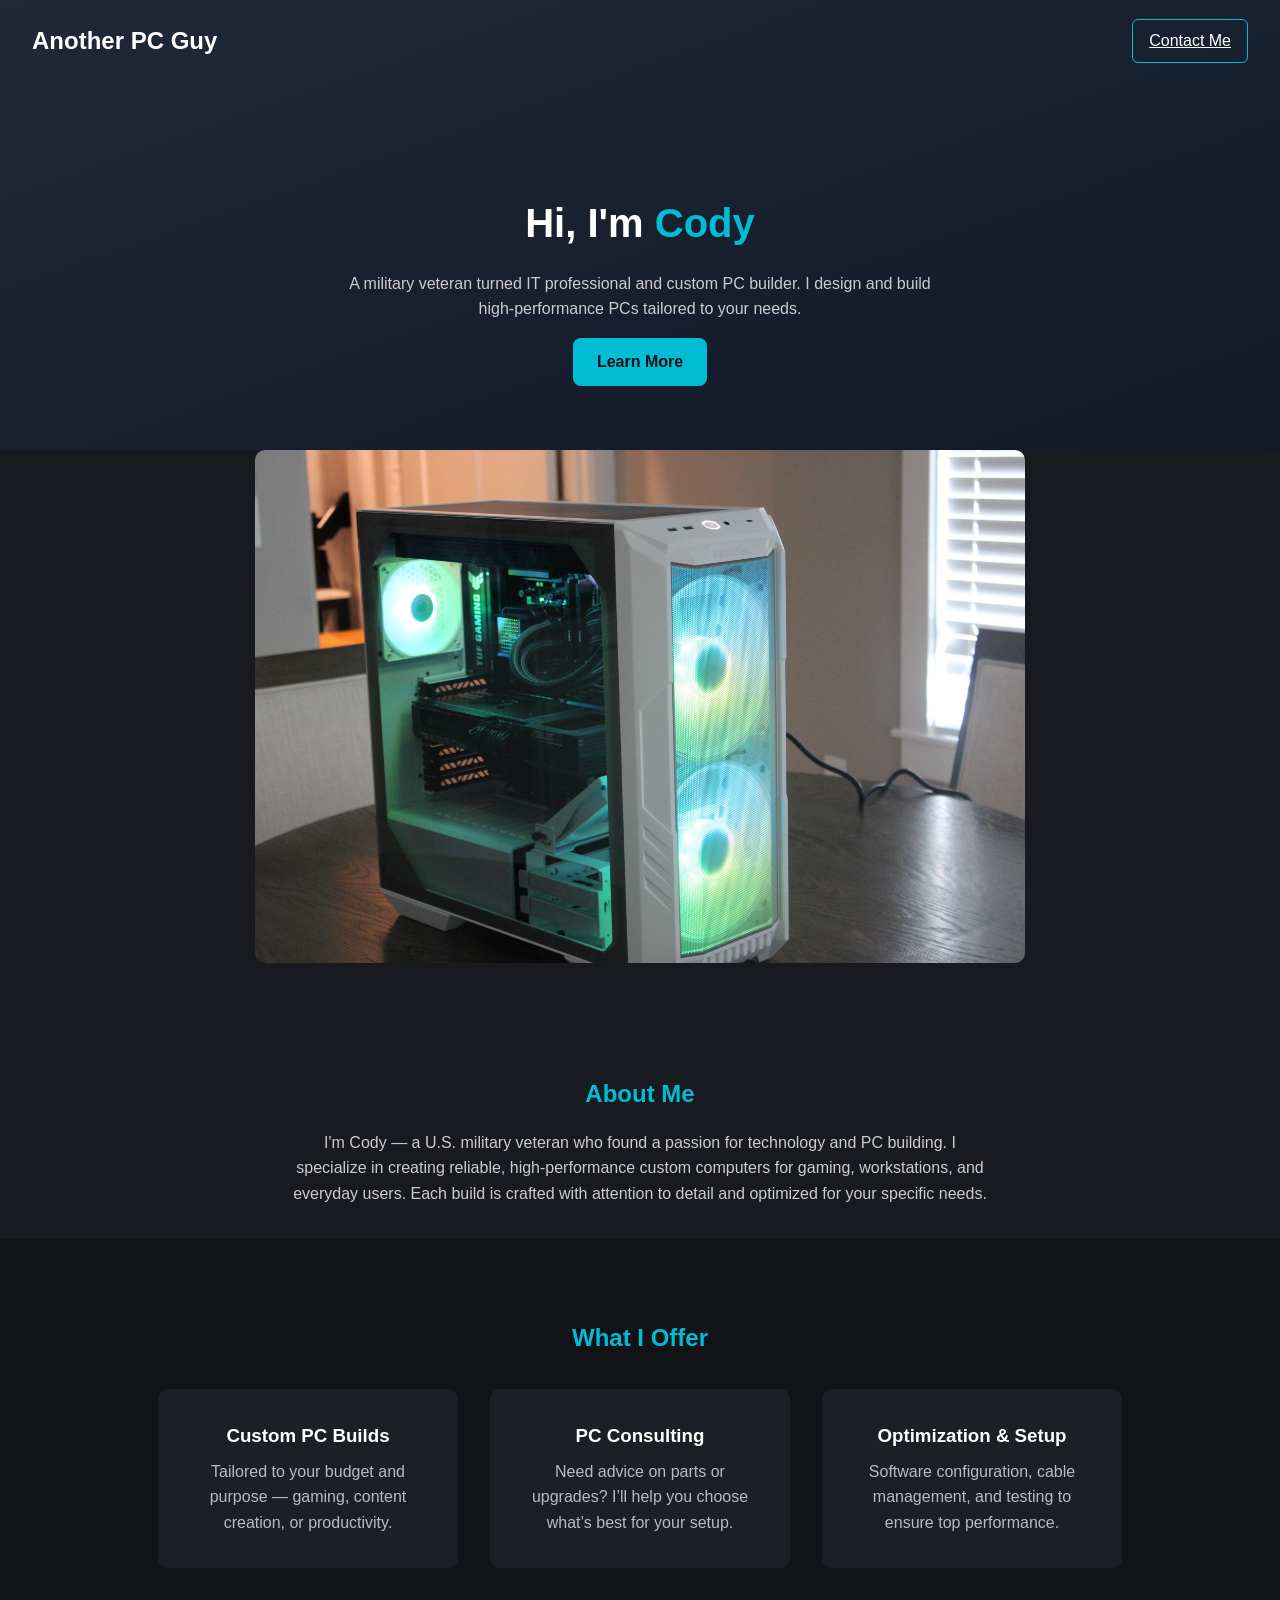
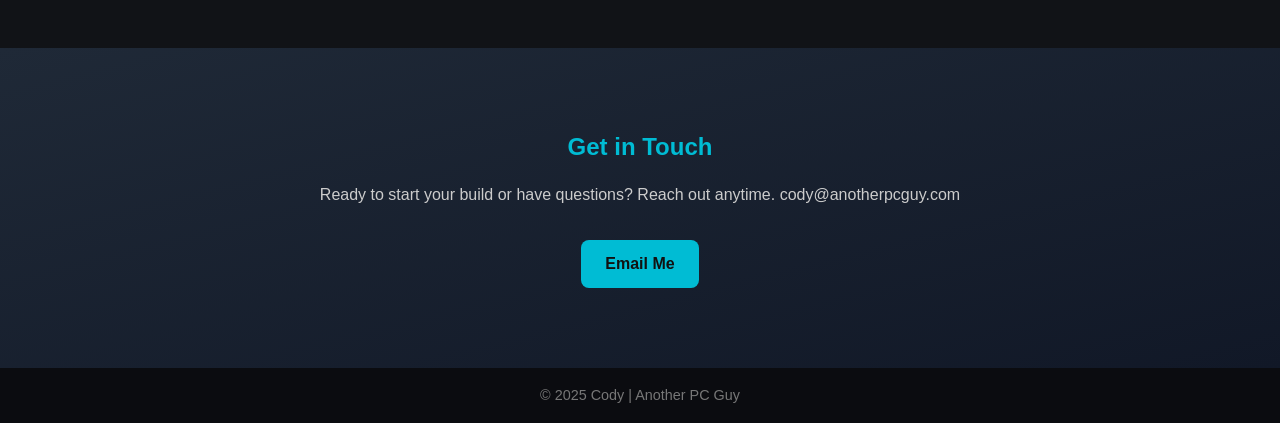
<file: index.html>
<!DOCTYPE html>
<html lang="en">
<head>
  <meta charset="UTF-8" />
  <meta name="viewport" content="width=device-width, initial-scale=1.0" />
  <meta name="description" content="Custom PC builds by Cody, a military veteran and IT enthusiast. Contact at cody@anotherpcguy.com." />
  <title>Cody | Custom PC Builds</title>
  <link rel="stylesheet" href="style.css" />
</head>
<body>
  <header class="hero">
    <nav class="navbar">
      <h1 class="logo">Another PC Guy</h1>
      <a href="mailto:cody@anotherpcguy.com" class="contact-btn">Contact Me</a>
    </nav>

    <div class="hero-content">
      <h2>Hi, I'm <span>Cody</span></h2>
      <p>A military veteran turned IT professional and custom PC builder. I design and build high-performance PCs tailored to your needs.</p>
      <a href="#about" class="btn">Learn More</a>
    </div>
  </header>

  <section class="showcase">
    <div class="container">
      <img src="images/my-build.png" alt="A photo of my custom PC builds" class="showcase-img" />
    </div>
  </section>

  <section id="about" class="about">
    <div class="container">
      <h2>About Me</h2>
      <p>
        I'm Cody — a U.S. military veteran who found a passion for technology and PC building. 
        I specialize in creating reliable, high-performance custom computers for gaming, workstations, and everyday users. 
        Each build is crafted with attention to detail and optimized for your specific needs.
      </p>
    </div>
  </section>

  <section id="services" class="services">
    <div class="container">
      <h2>What I Offer</h2>
      <div class="cards">
        <div class="card">
          <h3>Custom PC Builds</h3>
          <p>Tailored to your budget and purpose — gaming, content creation, or productivity.</p>
        </div>
        <div class="card">
          <h3>PC Consulting</h3>
          <p>Need advice on parts or upgrades? I’ll help you choose what’s best for your setup.</p>
        </div>
        <div class="card">
          <h3>Optimization & Setup</h3>
          <p>Software configuration, cable management, and testing to ensure top performance.</p>
        </div>
      </div>
    </div>
  </section>

  <section id="contact" class="contact">
    <div class="container">
      <h2>Get in Touch</h2>
      <p>Ready to start your build or have questions? Reach out anytime. cody@anotherpcguy.com</p>
      <a href="mailto:cody@anotherpcguy.com" class="btn">Email Me</a>
    </div>
  </section>

  <footer>
    <p>© 2025 Cody | Another PC Guy</p>
  </footer>
</body>
</html>
</file>
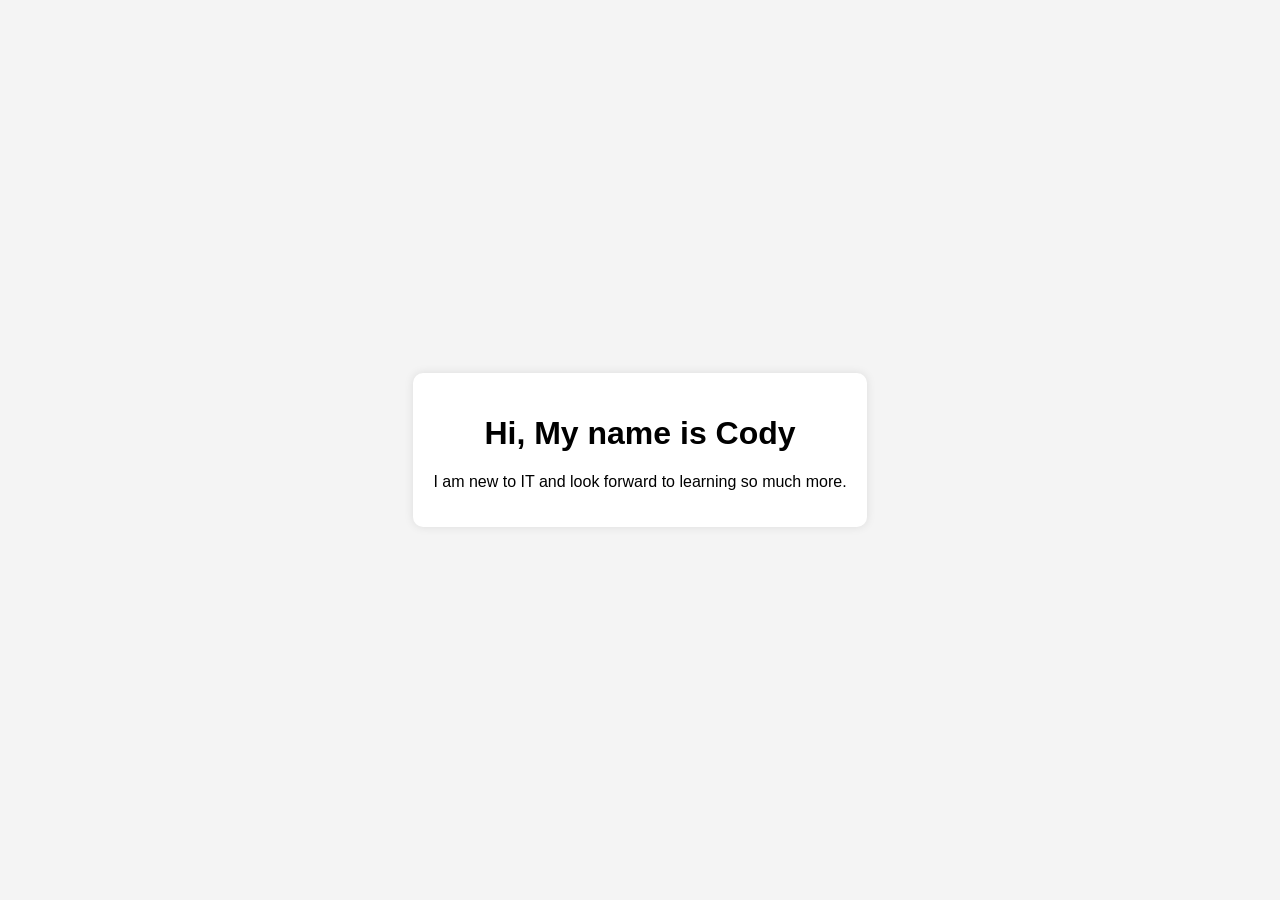
<file: simple personalized index.html>
<!DOCTYPE html>
<html lang="en">
<head>
    <meta charset="UTF-8">
    <meta name="viewport" content="width=device-width, initial-scale=1.0">
    <title>Welcome to Cody's Page</title>
    <style>
        body {
            font-family: Arial, sans-serif;
            margin: 0;
            padding: 0;
            background-color: #f4f4f4;
            display: flex;
            justify-content: center;
            align-items: center;
            height: 100vh;
            text-align: center;
        }
        .container {
            background-color: #fff;
            padding: 20px;
            border-radius: 10px;
            box-shadow: 0 0 10px rgba(0, 0, 0, 0.1);
        }
    </style>
</head>
<body>
    <div class="container">
        <h1>Hi, My name is Cody</h1>
        <p>I am new to IT and look forward to learning so much more.</p>
    </div>
</body>
</html>
</file>
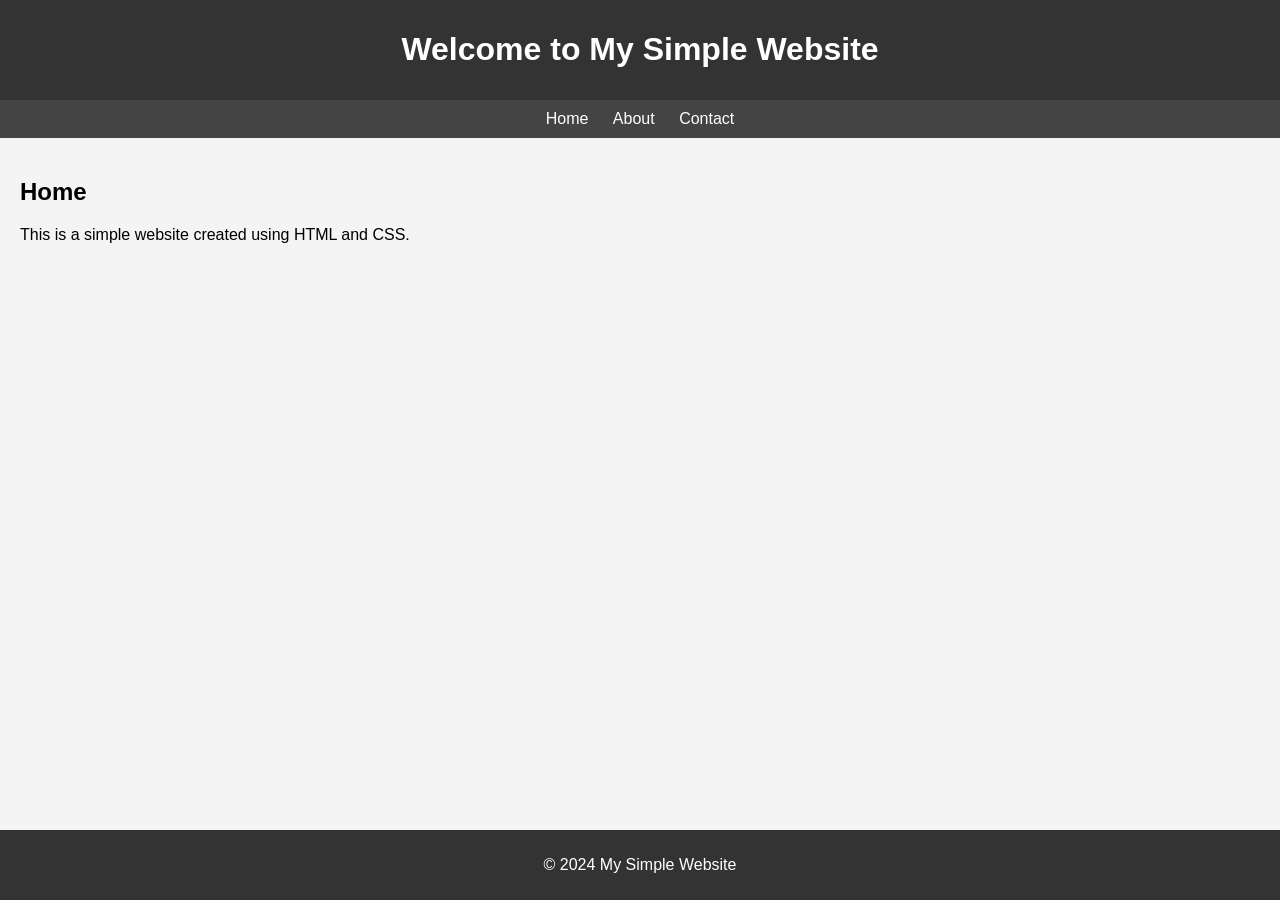
<file: simple website index.html>
<!DOCTYPE html>
<html lang="en">
<head>
    <meta charset="UTF-8">
    <meta name="viewport" content="width=device-width, initial-scale=1.0">
    <title>My Simple Website</title>
    <style>
        body {
            font-family: Arial, sans-serif;
            margin: 0;
            padding: 0;
            background-color: #f4f4f4;
        }
        header {
            background-color: #333;
            color: #fff;
            padding: 10px 0;
            text-align: center;
        }
        nav {
            background-color: #444;
            color: #fff;
            padding: 10px;
            text-align: center;
        }
        nav a {
            color: #fff;
            margin: 0 10px;
            text-decoration: none;
        }
        main {
            padding: 20px;
        }
        footer {
            background-color: #333;
            color: #fff;
            text-align: center;
            padding: 10px 0;
            position: fixed;
            width: 100%;
            bottom: 0;
        }
    </style>
</head>
<body>
    <header>
        <h1>Welcome to My Simple Website</h1>
    </header>
    <nav>
        <a href="#home">Home</a>
        <a href="#about">About</a>
        <a href="#contact">Contact</a>
    </nav>
    <main>
        <h2>Home</h2>
        <p>This is a simple website created using HTML and CSS.</p>
    </main>
    <footer>
        <p>© 2024 My Simple Website</p>
    </footer>
</body>
</html>
</file>
<file: style.css>
/* --- Reset & Basics --- */
* {
  margin: 0;
  padding: 0;
  box-sizing: border-box;
  font-family: 'Segoe UI', Tahoma, Geneva, Verdana, sans-serif;
}

body {
  color: #f4f4f4;
  background-color: #0f1116;
  line-height: 1.6;
}

.container {
  width: 90%;
  max-width: 1100px;
  margin: 0 auto;
  text-align: center;
}

/* --- Header / Hero --- */
.hero {
  background: linear-gradient(to bottom right, #1f2937, #111827);
  height: 50vh;
  display: flex;
  flex-direction: column;
  justify-content: space-between;
}

.navbar {
  display: flex;
  justify-content: space-between;
  align-items: center;
  padding: 1.2rem 2rem;
}

.logo {
  font-size: 1.5rem;
  color: #fff;
  font-weight: bold;
}

.contact-btn {
  color: #fff;
  border: 1px solid #00bcd4;
  padding: 0.5rem 1rem;
  border-radius: 6px;
  transition: background 0.3s;
}

.contact-btn:hover {
  background: #00bcd4;
  color: #111;
}

.hero-content {
  text-align: center;
  padding-bottom: 4rem;
}

.hero-content h2 {
  font-size: 2.5rem;
  color: #fff;
}

.hero-content h2 span {
  color: #00bcd4;
}

.hero-content p {
  margin: 1rem auto;
  max-width: 600px;
  color: #ccc;
}

.btn {
  display: inline-block;
  background: #00bcd4;
  color: #111;
  padding: 0.7rem 1.5rem;
  border-radius: 8px;
  text-decoration: none;
  font-weight: bold;
  transition: background 0.3s ease;
}

.btn:hover {
  background: #00a0b5;
}

/* --- About Section --- */
.about {
  padding: 2rem 0;
  background-color: #181a20;
}

.about h2 {
  color: #00bcd4;
  margin-bottom: 1rem;
}

.about p {
  color: #ccc;
  max-width: 700px;
  margin: 0 auto;
}

/* --- Services Section --- */
.services {
  background-color: #111317;
  padding: 5rem 0;
}

.services h2 {
  color: #00bcd4;
  margin-bottom: 2rem;
}

.cards {
  display: flex;
  flex-wrap: wrap;
  justify-content: center;
  gap: 2rem;
}

.card {
  background: #1c1f25;
  padding: 2rem;
  border-radius: 10px;
  width: 300px;
  transition: transform 0.3s;
}

.card:hover {
  transform: translateY(-5px);
}

.card h3 {
  color: #fff;
  margin-bottom: 0.5rem;
}

.card p {
  color: #bbb;
}

/* --- Showcase Image Section (NEW) --- */
.showcase {
  background-color: #181a20; /* Matches the 'about' section bg */
  padding-bottom: 5rem; /* Creates space before the 'about' section */
}

.showcase-img {
  max-width: 70%; /* Ensures the image is never wider than its container */
  height: auto; /* Maintains the image's aspect ratio */
  border-radius: 10px; /* Optional: Matches the border-radius from your cards */
  display: block; /* Fixes potential extra spacing issues */
  margin: 0 auto; /* Ensures it's centered if container is wider */
}

/* --- Contact Section --- */
.contact {
  background: linear-gradient(to bottom right, #1f2937, #111827);
  padding: 5rem 0;
}

.contact h2 {
  color: #00bcd4;
}

.contact p {
  margin: 1rem 0 2rem;
  color: #ccc;
}

/* --- Footer --- */
footer {
  background-color: #0b0c10;
  text-align: center;
  padding: 1rem;
  color: #777;
  font-size: 0.9rem;
}

/* --- Responsive --- */
@media (max-width: 768px) {
  .cards {
    flex-direction: column;
    align-items: center;
  }

  .hero-content h2 {
    font-size: 2rem;
  }

  .showcase-img {
    max-width: 100%; /* Make image full-width on mobile */
  }
}
</file>
